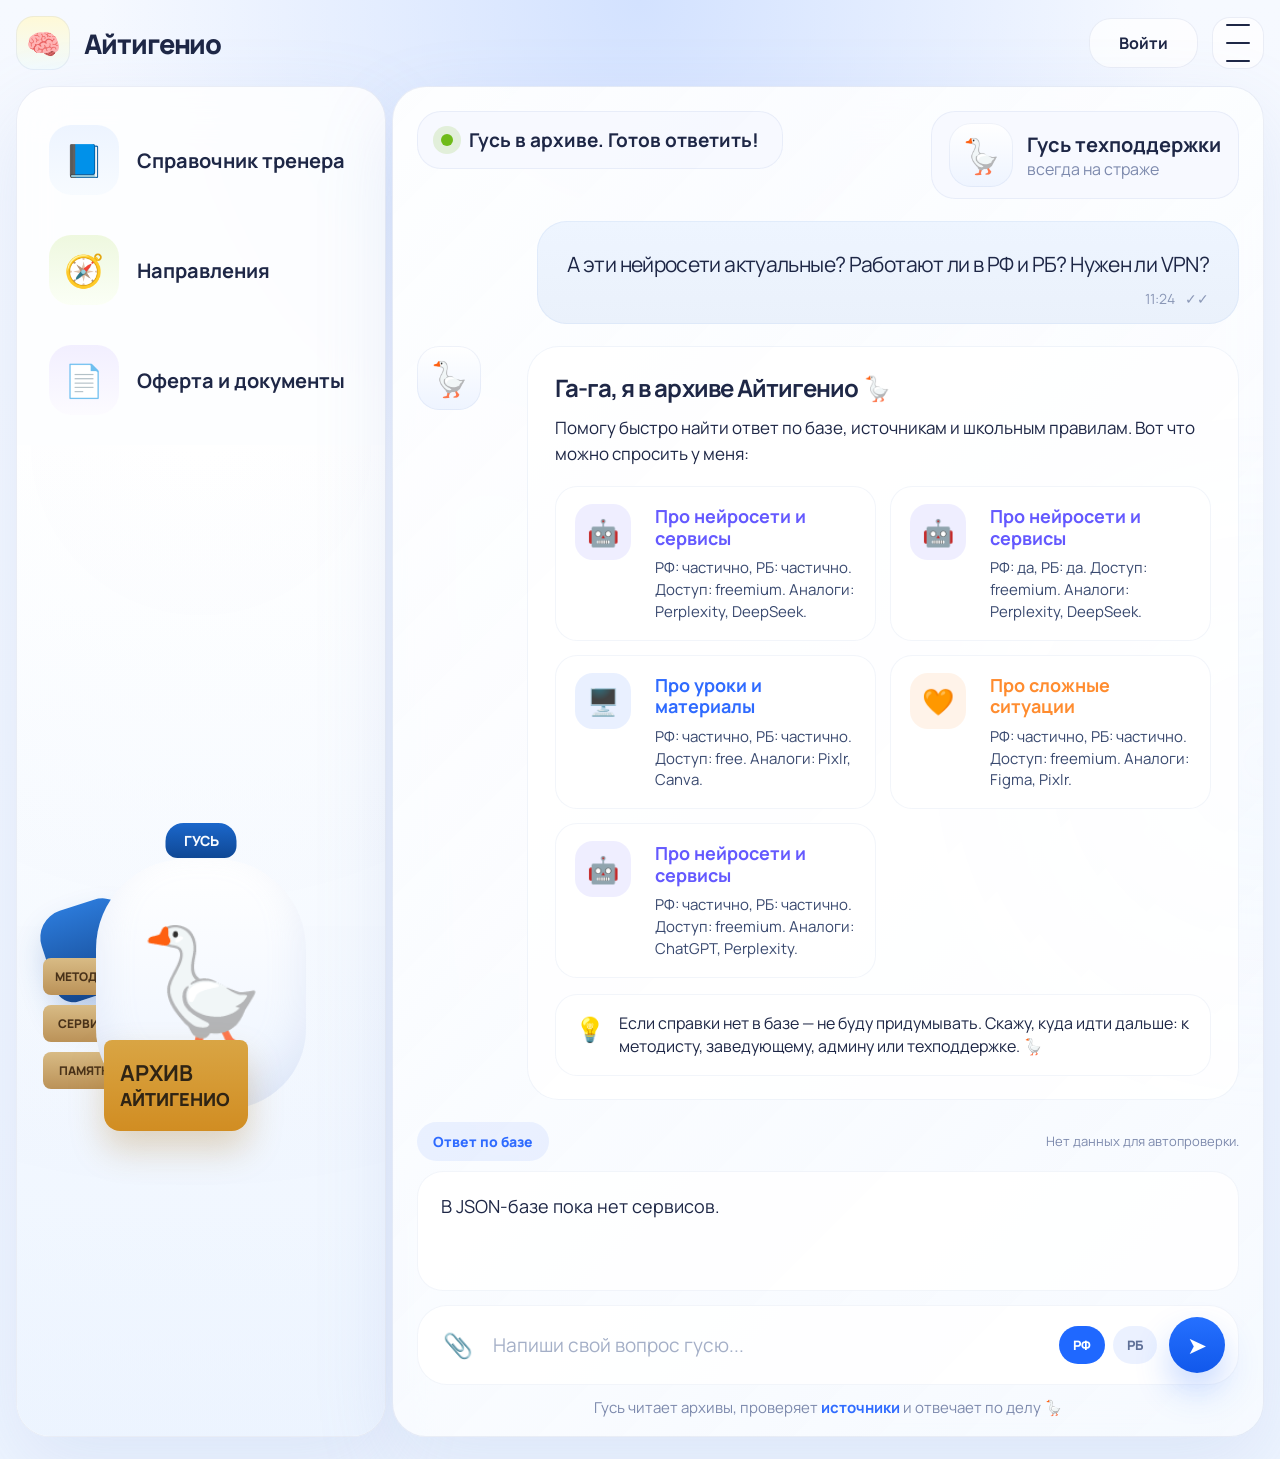
<file: docs/index.html>
<!doctype html>
<html lang="ru">
  <head>
    <meta charset="UTF-8" />
    <meta name="viewport" content="width=device-width, initial-scale=1.0" />
    <title>Гусь в архиве</title>
    <link rel="preconnect" href="https://fonts.googleapis.com" />
    <link rel="preconnect" href="https://fonts.gstatic.com" crossorigin />
    <link
      href="https://fonts.googleapis.com/css2?family=Manrope:wght@400;500;600;700;800&display=swap"
      rel="stylesheet"
    />
    <link rel="stylesheet" href="./styles.css" />
  </head>
  <body>
    <div class="app-shell">
      <header class="topbar">
        <a class="brand" href="#">
          <span class="brand-badge">🧠</span>
          <span class="brand-name">Айтигенио</span>
        </a>

        <div class="topbar-actions">
          <button class="top-button" type="button">Войти</button>
          <button class="icon-button" type="button" aria-label="Открыть меню">
            <span></span><span></span><span></span>
          </button>
        </div>
      </header>

      <main class="workspace">
        <aside class="left-rail">
          <nav class="menu-card">
            <button class="nav-item active" type="button">
              <span class="nav-icon blue">📘</span>
              <span>Справочник тренера</span>
            </button>
            <button class="nav-item" type="button">
              <span class="nav-icon green">🧭</span>
              <span>Направления</span>
            </button>
            <button class="nav-item" type="button">
              <span class="nav-icon violet">📄</span>
              <span>Оферта и документы</span>
            </button>
          </nav>

          <section class="poster-card">
            <div class="poster-scene">
              <div class="lamp"></div>
              <div class="crate-stack">
                <span>МЕТОДИКА</span>
                <span>СЕРВИСЫ</span>
                <span>ПАМЯТКИ</span>
              </div>
              <div class="duck-hero">
                <div class="duck-cap">ГУСЬ</div>
                <div class="duck-face">🪿</div>
                <div class="duck-book">
                  <strong>АРХИВ</strong>
                  <span>АЙТИГЕНИО</span>
                </div>
              </div>
            </div>
          </section>
        </aside>

        <section class="chat-stage">
          <div class="chat-card">
            <div class="status-row">
              <div class="status-pill">
                <span class="status-dot"></span>
                <span>Гусь в архиве. Готов ответить!</span>
              </div>
              <div class="support-pill">
                <div class="support-avatar">🪿</div>
                <div>
                  <strong>Гусь техподдержки</strong>
                  <span>всегда на страже</span>
                </div>
              </div>
            </div>

            <div class="chat-log">
              <div class="message-row outgoing">
                <div class="message bubble user-bubble">
                  <p id="questionBubble">А эти нейросети актуальные? Работают ли в РФ и РБ? Нужен ли VPN?</p>
                  <div class="bubble-meta">
                    <span id="bubbleTime">11:24</span>
                    <span>✓✓</span>
                  </div>
                </div>
              </div>

              <div class="assistant-panel">
                <div class="assistant-avatar">🪿</div>
                <div class="assistant-card">
                  <h2>Га-га, я в архиве Айтигенио 🪿</h2>
                  <p class="assistant-lead">
                    Помогу быстро найти ответ по базе, источникам и школьным правилам.
                    Вот что можно спросить у меня:
                  </p>

                  <div id="topicGrid" class="topic-grid"></div>

                  <div class="truth-box">
                    <span class="truth-icon">💡</span>
                    <p>
                      Если справки нет в базе — не буду придумывать. Скажу, куда идти дальше:
                      к методисту, заведующему, админу или техподдержке. 🪿
                    </p>
                  </div>
                </div>
              </div>

              <div class="answer-block">
                <div class="answer-header">
                  <span class="answer-chip">Ответ по базе</span>
                  <span id="autoRefreshMeta" class="answer-meta">Загружаю данные…</span>
                </div>
                <div id="replyPreview" class="answer-card"></div>
              </div>
            </div>

            <form id="askForm" class="composer">
              <button class="attach-button" type="button" aria-label="Прикрепить">📎</button>
              <input
                id="searchInput"
                name="query"
                placeholder="Напиши свой вопрос гусю..."
                autocomplete="off"
              />
              <div class="composer-actions">
                <div class="region-switch">
                  <button data-region="RF" class="region-button active" type="button">РФ</button>
                  <button data-region="RB" class="region-button" type="button">РБ</button>
                </div>
                <button id="sendButton" class="send-button" type="submit" aria-label="Отправить">
                  ➤
                </button>
              </div>
            </form>

            <footer class="chat-footer">
              Гусь читает архивы, проверяет
              <a id="dataEndpoint" href="./data/services.json" target="_blank" rel="noreferrer">источники</a>
              и отвечает по делу 🪿
            </footer>
          </div>
        </section>
      </main>
    </div>

    <script src="./app.js" defer></script>
  </body>
  </html>
</file>
<file: docs/styles.css>
:root {
  --bg: #f6f8ff;
  --bg-2: #eef5ff;
  --card: rgba(255, 255, 255, 0.82);
  --card-solid: #ffffff;
  --line: rgba(130, 152, 196, 0.16);
  --text: #1e2746;
  --muted: #7d8aad;
  --blue: #2f6bff;
  --green: #6fbb19;
  --violet: #6459ff;
  --orange: #ff8c2f;
  --teal: #15b7b9;
  --shadow: 0 28px 80px rgba(122, 150, 214, 0.16);
  --radius-xl: 34px;
  --radius-lg: 26px;
  --radius-md: 20px;
}

* {
  box-sizing: border-box;
}

html,
body {
  margin: 0;
  min-height: 100%;
}

body {
  font-family: "Manrope", sans-serif;
  color: var(--text);
  background:
    radial-gradient(circle at top center, rgba(202, 220, 255, 0.8), transparent 34%),
    linear-gradient(180deg, #f6f9ff 0%, #eef5ff 100%);
}

button,
input {
  font: inherit;
}

a {
  color: inherit;
  text-decoration: none;
}

.app-shell {
  min-height: 100vh;
  padding: 16px 16px 22px;
}

.topbar {
  display: flex;
  align-items: center;
  justify-content: space-between;
  margin-bottom: 16px;
}

.brand {
  display: inline-flex;
  align-items: center;
  gap: 14px;
}

.brand-badge {
  display: grid;
  place-items: center;
  width: 54px;
  height: 54px;
  border-radius: 18px;
  background: linear-gradient(180deg, #fff9d6, #f2fbff);
  box-shadow: inset 0 0 0 1px rgba(96, 119, 188, 0.1);
  font-size: 28px;
}

.brand-name {
  font-size: 27px;
  font-weight: 800;
  letter-spacing: -0.04em;
}

.topbar-actions {
  display: flex;
  align-items: center;
  gap: 14px;
}

.top-button,
.icon-button,
.region-button,
.send-button,
.attach-button {
  border: 0;
  cursor: pointer;
}

.top-button {
  border-radius: 22px;
  padding: 14px 30px;
  background: rgba(255, 255, 255, 0.76);
  box-shadow: inset 0 0 0 1px rgba(145, 163, 203, 0.18);
  color: var(--text);
  font-weight: 700;
}

.icon-button {
  width: 52px;
  height: 52px;
  border-radius: 18px;
  background: rgba(255, 255, 255, 0.76);
  box-shadow: inset 0 0 0 1px rgba(145, 163, 203, 0.18);
  display: grid;
  place-items: center;
  gap: 4px;
}

.icon-button span {
  display: block;
  width: 24px;
  height: 2px;
  border-radius: 999px;
  background: var(--text);
}

.workspace {
  display: grid;
  grid-template-columns: 370px 1fr;
  gap: 6px;
}

.left-rail,
.chat-card {
  background: var(--card);
  backdrop-filter: blur(24px);
  box-shadow: var(--shadow);
  border: 1px solid var(--line);
}

.left-rail {
  border-radius: var(--radius-xl);
  padding: 26px 0 0;
  overflow: hidden;
  min-height: calc(100vh - 108px);
}

.menu-card {
  padding: 0 22px 18px;
  display: grid;
  gap: 16px;
}

.nav-item {
  display: flex;
  align-items: center;
  gap: 18px;
  border: 0;
  background: transparent;
  text-align: left;
  font-size: 20px;
  font-weight: 700;
  color: var(--text);
  padding: 12px 10px;
}

.nav-icon {
  width: 70px;
  height: 70px;
  border-radius: 22px;
  display: grid;
  place-items: center;
  font-size: 32px;
}

.nav-icon.blue {
  background: linear-gradient(180deg, #edf4ff, #f7fbff);
}

.nav-icon.green {
  background: linear-gradient(180deg, #eef8df, #fbfff6);
}

.nav-icon.violet {
  background: linear-gradient(180deg, #f2efff, #fcfbff);
}

.poster-card {
  height: 100%;
  padding: 0;
  background:
    linear-gradient(180deg, rgba(255, 255, 255, 0) 0%, rgba(215, 232, 255, 0.46) 100%),
    radial-gradient(circle at top center, rgba(255, 255, 255, 0.98), rgba(244, 248, 255, 0.88));
}

.poster-scene {
  position: relative;
  min-height: 760px;
  padding: 42px 26px 26px;
  display: flex;
  align-items: flex-end;
  justify-content: center;
  overflow: hidden;
}

.lamp {
  position: absolute;
  left: 28px;
  bottom: 210px;
  width: 92px;
  height: 92px;
  border-radius: 28px 28px 18px 18px;
  background: linear-gradient(180deg, #2b79d8, #15478e);
  transform: rotate(-18deg);
  box-shadow: 0 20px 32px rgba(32, 87, 173, 0.3);
}

.lamp::after {
  content: "";
  position: absolute;
  left: 52px;
  top: 78px;
  width: 8px;
  height: 150px;
  border-radius: 999px;
  background: #275a96;
}

.crate-stack {
  position: absolute;
  left: 26px;
  bottom: 116px;
  display: grid;
  gap: 10px;
}

.crate-stack span {
  display: inline-flex;
  justify-content: center;
  align-items: center;
  min-width: 74px;
  padding: 10px 12px;
  border-radius: 8px;
  background: linear-gradient(180deg, #d8bb85, #bb9258);
  color: #493219;
  font-size: 12px;
  font-weight: 800;
}

.duck-hero {
  position: relative;
  width: 250px;
  height: 390px;
  display: flex;
  align-items: center;
  justify-content: center;
}

.duck-face {
  width: 210px;
  height: 250px;
  border-radius: 90px 90px 80px 80px;
  background: linear-gradient(180deg, #ffffff, #edf4ff);
  display: grid;
  place-items: center;
  font-size: 118px;
  box-shadow: inset 0 -20px 40px rgba(153, 176, 221, 0.2);
}

.duck-cap {
  position: absolute;
  top: 34px;
  left: 50%;
  transform: translateX(-50%);
  padding: 8px 18px;
  border-radius: 18px 18px 12px 12px;
  background: linear-gradient(180deg, #1b67cb, #0f4895);
  color: #f7fbff;
  font-size: 14px;
  font-weight: 800;
  z-index: 2;
}

.duck-book {
  position: absolute;
  left: 28px;
  bottom: 48px;
  width: 144px;
  padding: 22px 16px;
  border-radius: 8px 8px 16px 16px;
  background: linear-gradient(180deg, #d9a544, #d18d22);
  color: #2f2414;
  box-shadow: 0 18px 34px rgba(170, 114, 28, 0.28);
}

.duck-book strong,
.duck-book span {
  display: block;
}

.duck-book strong {
  font-size: 22px;
  line-height: 1;
  margin-bottom: 6px;
}

.duck-book span {
  font-size: 18px;
  font-weight: 800;
  line-height: 1.05;
}

.chat-card {
  min-height: calc(100vh - 108px);
  border-radius: var(--radius-xl);
  padding: 24px 24px 18px;
  display: flex;
  flex-direction: column;
  background:
    linear-gradient(135deg, rgba(255, 255, 255, 0.92), rgba(247, 250, 255, 0.82)),
    radial-gradient(circle at right center, rgba(210, 229, 255, 0.6), transparent 32%);
}

.status-row {
  display: flex;
  align-items: flex-start;
  justify-content: space-between;
  gap: 20px;
  margin-bottom: 22px;
}

.status-pill,
.support-pill {
  border-radius: 24px;
  background: rgba(247, 249, 255, 0.9);
  box-shadow: inset 0 0 0 1px rgba(164, 184, 220, 0.18);
}

.status-pill {
  display: inline-flex;
  align-items: center;
  gap: 16px;
  padding: 16px 24px;
  font-size: 19px;
  font-weight: 700;
}

.status-dot {
  width: 12px;
  height: 12px;
  border-radius: 999px;
  background: var(--green);
  box-shadow: 0 0 0 8px rgba(111, 187, 25, 0.16);
}

.support-pill {
  display: flex;
  align-items: center;
  gap: 14px;
  padding: 12px 18px;
}

.support-avatar,
.assistant-avatar {
  width: 64px;
  height: 64px;
  border-radius: 22px;
  display: grid;
  place-items: center;
  background: linear-gradient(180deg, #ffffff, #eef4ff);
  box-shadow: inset 0 0 0 1px rgba(164, 184, 220, 0.18);
  font-size: 34px;
}

.support-pill strong,
.support-pill span {
  display: block;
}

.support-pill strong {
  font-size: 20px;
}

.support-pill span {
  font-size: 16px;
  color: var(--muted);
}

.chat-log {
  flex: 1;
  display: grid;
  gap: 22px;
}

.message-row.outgoing {
  display: flex;
  justify-content: flex-end;
}

.bubble {
  max-width: min(820px, 88%);
  border-radius: 30px;
  padding: 28px 30px 16px;
  box-shadow: inset 0 0 0 1px rgba(197, 213, 241, 0.32);
}

.user-bubble {
  background: linear-gradient(180deg, #eef5ff, #eaf1fb);
}

.user-bubble p {
  margin: 0;
  font-size: 21px;
  line-height: 1.45;
  letter-spacing: -0.03em;
}

.bubble-meta {
  margin-top: 10px;
  display: flex;
  justify-content: flex-end;
  gap: 10px;
  color: #8a97b6;
  font-size: 14px;
}

.assistant-panel {
  display: grid;
  grid-template-columns: 88px 1fr;
  gap: 22px;
  align-items: start;
}

.assistant-card {
  background: rgba(255, 255, 255, 0.84);
  border-radius: 32px;
  box-shadow: inset 0 0 0 1px rgba(164, 184, 220, 0.16);
  padding: 28px 28px 24px;
}

.assistant-card h2 {
  margin: 0 0 12px;
  font-size: 24px;
  line-height: 1.2;
  letter-spacing: -0.04em;
}

.assistant-lead {
  margin: 0 0 20px;
  font-size: 17px;
  line-height: 1.5;
}

.topic-grid {
  display: grid;
  grid-template-columns: repeat(2, minmax(0, 1fr));
  gap: 14px;
}

.topic-card {
  display: grid;
  grid-template-columns: 66px 1fr;
  gap: 14px;
  align-items: start;
  padding: 18px 20px;
  border-radius: 22px;
  background: rgba(255, 255, 255, 0.8);
  box-shadow: inset 0 0 0 1px rgba(175, 191, 224, 0.16);
}

.topic-icon {
  width: 56px;
  height: 56px;
  border-radius: 18px;
  display: grid;
  place-items: center;
  font-size: 26px;
}

.topic-icon.green {
  color: #5a9f1c;
  background: rgba(111, 187, 25, 0.12);
}

.topic-icon.violet {
  color: var(--violet);
  background: rgba(100, 89, 255, 0.1);
}

.topic-icon.blue {
  color: var(--blue);
  background: rgba(47, 107, 255, 0.1);
}

.topic-icon.orange {
  color: var(--orange);
  background: rgba(255, 140, 47, 0.1);
}

.topic-icon.teal {
  color: var(--teal);
  background: rgba(21, 183, 185, 0.1);
}

.topic-card h3 {
  margin: 2px 0 8px;
  font-size: 18px;
  line-height: 1.2;
}

.topic-card p {
  margin: 0;
  color: #39496f;
  font-size: 15px;
  line-height: 1.45;
}

.topic-card.green h3 {
  color: #5a9f1c;
}

.topic-card.violet h3 {
  color: var(--violet);
}

.topic-card.blue h3 {
  color: var(--blue);
}

.topic-card.orange h3 {
  color: var(--orange);
}

.topic-card.teal h3 {
  color: var(--teal);
}

.truth-box {
  margin-top: 16px;
  padding: 18px 20px;
  border-radius: 22px;
  display: flex;
  align-items: flex-start;
  gap: 14px;
  background: rgba(255, 255, 255, 0.84);
  box-shadow: inset 0 0 0 1px rgba(175, 191, 224, 0.16);
}

.truth-icon {
  font-size: 24px;
}

.truth-box p {
  margin: 0;
  font-size: 16px;
  line-height: 1.45;
}

.answer-block {
  display: grid;
  gap: 10px;
}

.answer-header {
  display: flex;
  align-items: center;
  justify-content: space-between;
  gap: 14px;
}

.answer-chip {
  display: inline-flex;
  align-items: center;
  padding: 10px 16px;
  border-radius: 999px;
  background: rgba(47, 107, 255, 0.08);
  color: var(--blue);
  font-size: 14px;
  font-weight: 800;
}

.answer-meta {
  color: var(--muted);
  font-size: 13px;
}

.answer-card {
  min-height: 120px;
  border-radius: 26px;
  padding: 22px 24px;
  background: rgba(255, 255, 255, 0.86);
  box-shadow: inset 0 0 0 1px rgba(175, 191, 224, 0.16);
  white-space: pre-wrap;
  font-size: 18px;
  line-height: 1.55;
}

.composer {
  margin-top: 14px;
  display: flex;
  align-items: center;
  gap: 12px;
  padding: 12px 14px 12px 20px;
  border-radius: 30px;
  background: rgba(255, 255, 255, 0.94);
  box-shadow: inset 0 0 0 1px rgba(175, 191, 224, 0.16);
}

.attach-button {
  width: 42px;
  height: 42px;
  border-radius: 999px;
  background: transparent;
  color: var(--text);
  font-size: 24px;
}

.composer input {
  flex: 1;
  border: 0;
  outline: none;
  background: transparent;
  color: var(--text);
  font-size: 19px;
}

.composer input::placeholder {
  color: #a4afc7;
}

.composer-actions {
  display: flex;
  align-items: center;
  gap: 12px;
}

.region-switch {
  display: inline-flex;
  align-items: center;
  gap: 8px;
}

.region-button {
  padding: 10px 14px;
  border-radius: 999px;
  background: rgba(233, 240, 255, 0.9);
  color: #607198;
  font-size: 13px;
  font-weight: 800;
}

.region-button.active {
  background: #1f68ff;
  color: #ffffff;
}

.send-button {
  width: 56px;
  height: 56px;
  border-radius: 999px;
  background: linear-gradient(180deg, #2570ff, #1158eb);
  color: white;
  font-size: 24px;
  box-shadow: 0 18px 34px rgba(38, 109, 255, 0.26);
}

.chat-footer {
  padding-top: 12px;
  text-align: center;
  color: var(--muted);
  font-size: 15px;
}

.chat-footer a {
  color: var(--blue);
  font-weight: 700;
}

@media (max-width: 1220px) {
  .workspace {
    grid-template-columns: 1fr;
  }

  .left-rail {
    min-height: auto;
  }

  .poster-card {
    display: none;
  }
}

@media (max-width: 860px) {
  .app-shell {
    padding: 12px;
  }

  .brand-name {
    font-size: 22px;
  }

  .top-button {
    padding: 12px 20px;
  }

  .status-row,
  .answer-header,
  .assistant-panel {
    grid-template-columns: 1fr;
    display: grid;
  }

  .status-row {
    gap: 12px;
  }

  .assistant-panel {
    gap: 14px;
  }

  .topic-grid {
    grid-template-columns: 1fr;
  }

  .answer-header {
    gap: 8px;
  }

  .composer {
    flex-wrap: wrap;
  }

  .composer-actions {
    width: 100%;
    justify-content: space-between;
  }

  .user-bubble,
  .bubble {
    max-width: 100%;
  }
}
</file>
